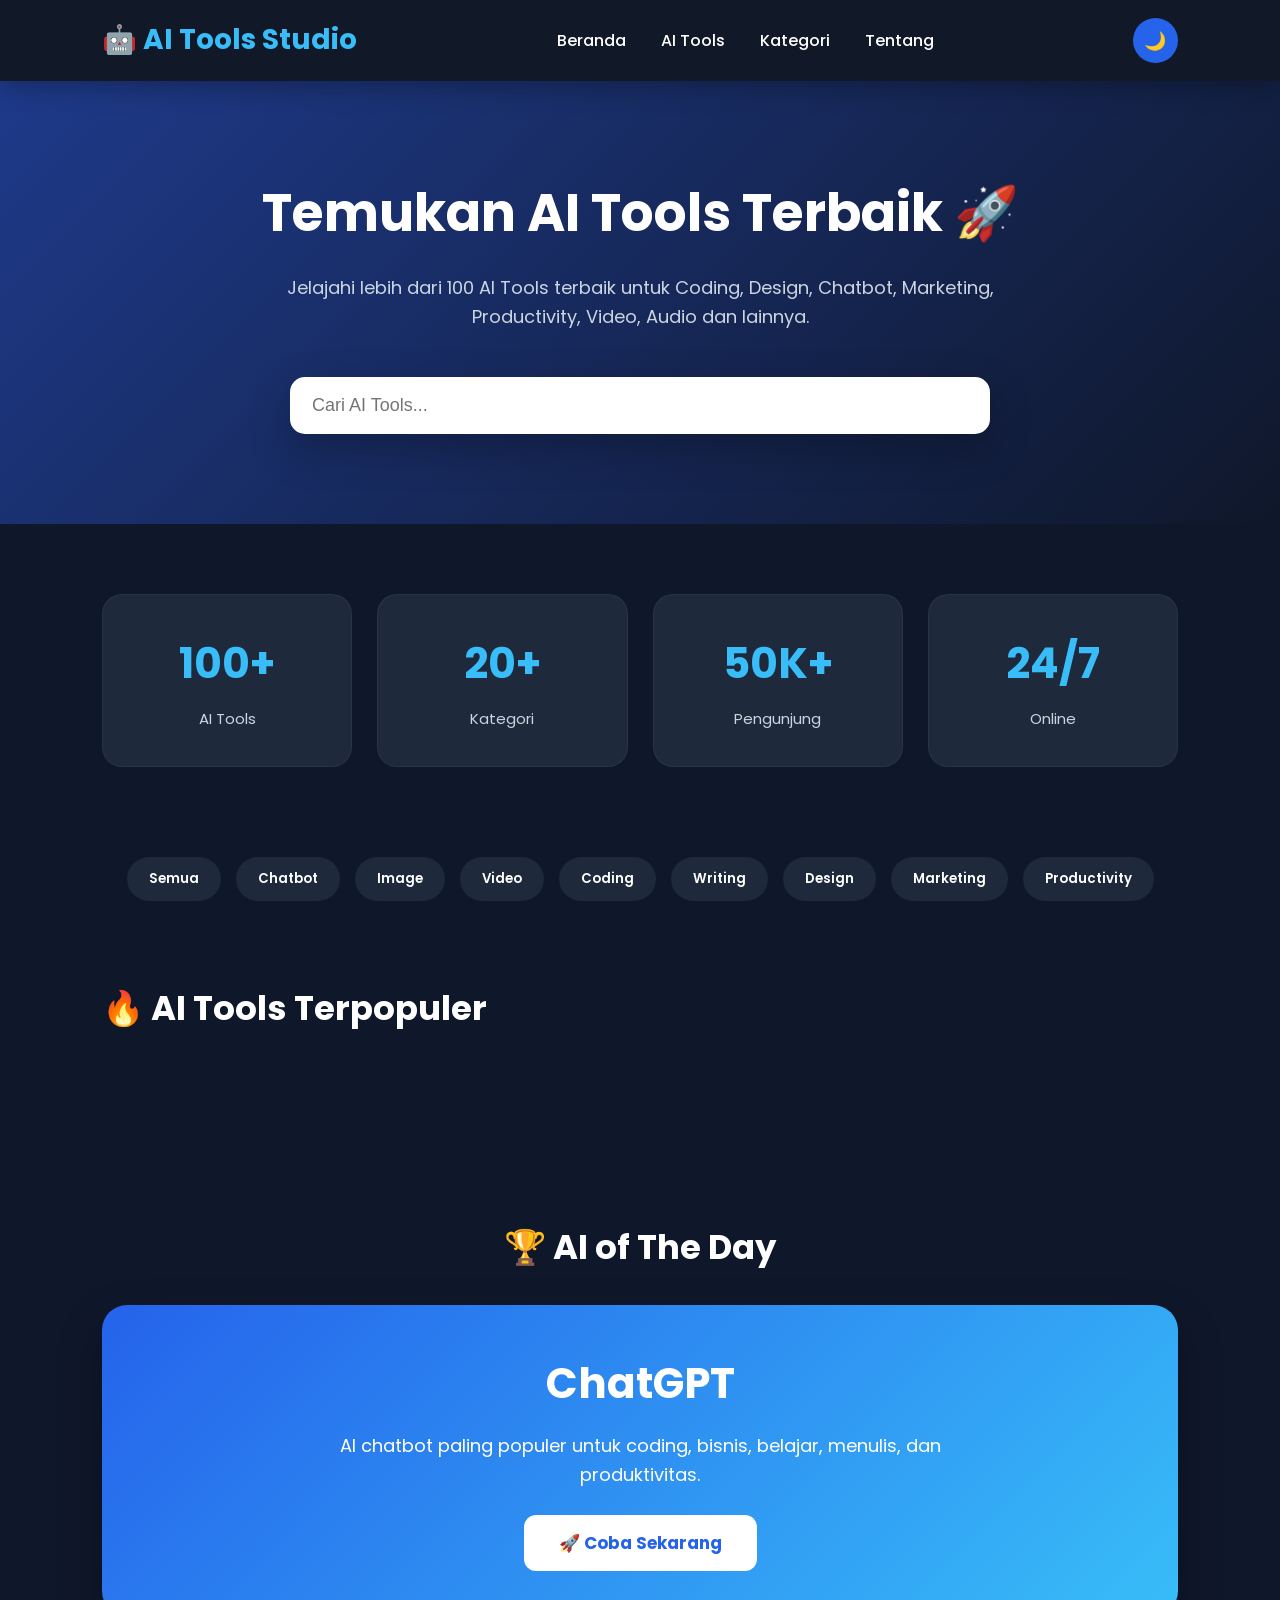
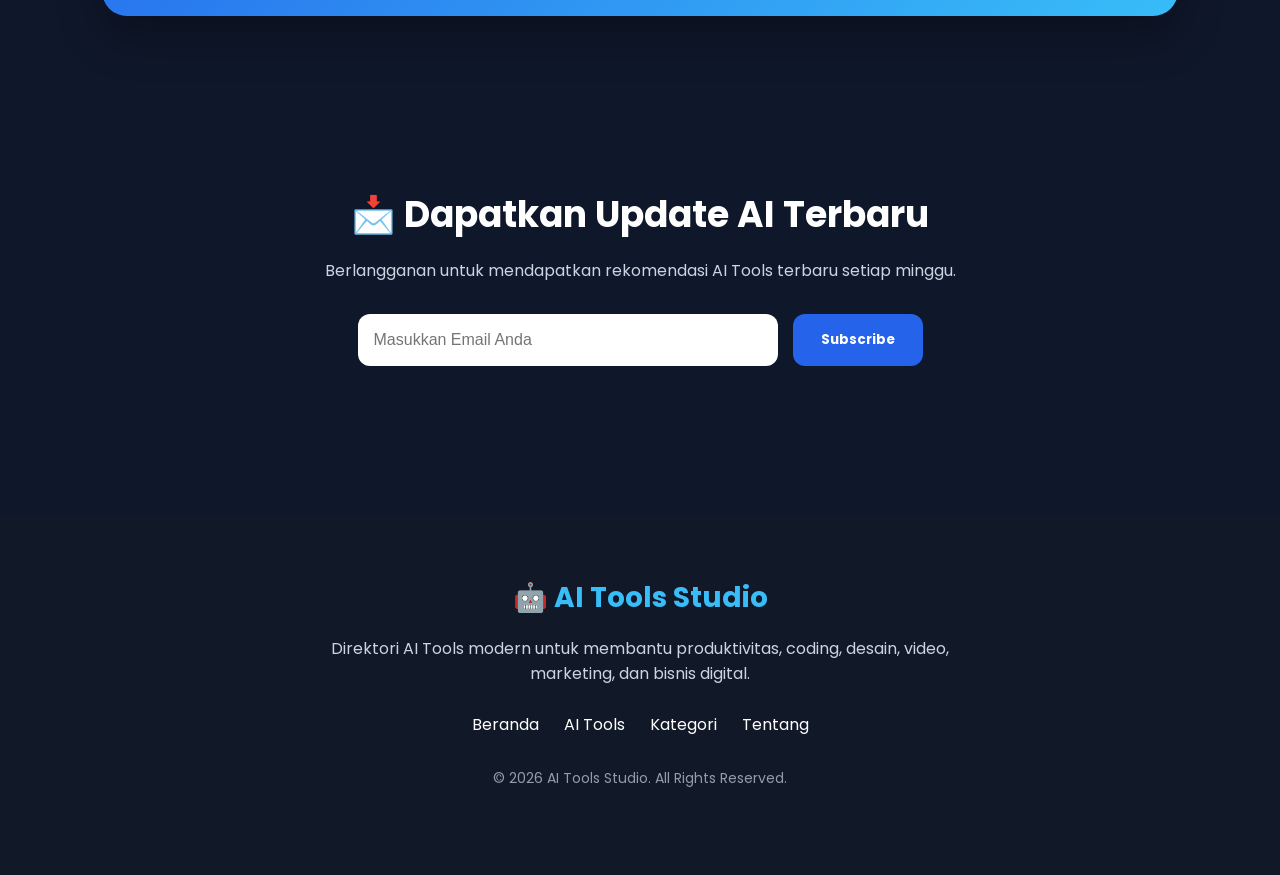
<file: index.html>
<!DOCTYPE html>
<html lang="id">
<head>
    <meta charset="UTF-8">
    <meta name="viewport" content="width=device-width, initial-scale=1.0">

    <title>AI Tools Studio - Temukan AI Terbaik</title>

    <meta name="description" content="Temukan ratusan AI Tools terbaik untuk Chatbot, Coding, Design, Video, Marketing, Productivity, dan lainnya.">

    <link rel="stylesheet" href="style.css">

    <link rel="preconnect" href="https://fonts.googleapis.com">
    <link rel="preconnect" href="https://fonts.gstatic.com" crossorigin>

    <link href="https://fonts.googleapis.com/css2?family=Poppins:wght@300;400;500;600;700&display=swap" rel="stylesheet">

</head>

<body>

<header class="navbar">

<div class="logo">

🤖 AI Tools Studio

</div>

<nav>

<ul class="menu">

<li><a href="index.html">Beranda</a></li>

<li><a href="tools.html">AI Tools</a></li>

<li><a href="kategori.html">Kategori</a></li>

<li><a href="tentang.html">Tentang</a></li>

</ul>

</nav>

<button id="theme-toggle">

🌙

</button>

</header>

<section class="hero">

<h1>

Temukan AI Tools Terbaik 🚀

</h1>

<p>

Jelajahi lebih dari 100 AI Tools terbaik
untuk Coding, Design, Chatbot,
Marketing, Productivity,
Video, Audio dan lainnya.

</p>

<div class="search-box">

<input
type="text"
id="search"
placeholder="Cari AI Tools...">

</div>

</section>

<section class="stats">

<div class="stat-card">

<h2>100+</h2>

<p>AI Tools</p>

</div>

<div class="stat-card">

<h2>20+</h2>

<p>Kategori</p>

</div>

<div class="stat-card">

<h2>50K+</h2>

<p>Pengunjung</p>

</div>

<div class="stat-card">

<h2>24/7</h2>

<p>Online</p>

</div>

</section>

<section class="kategori">

<button>Semua</button>

<button>Chatbot</button>

<button>Image</button>

<button>Video</button>

<button>Coding</button>

<button>Writing</button>

<button>Design</button>

<button>Marketing</button>

<button>Productivity</button>

</section>

<section class="section">

<h2>

🔥 AI Tools Terpopuler

</h2>

<div
class="grid"
id="tools">

</div>

</section>

<section class="featured">

<h2>🏆 AI of The Day</h2>

<div class="featured-card">

<div class="featured-info">

<h3>ChatGPT</h3>

<p>
AI chatbot paling populer untuk coding, bisnis, belajar, menulis, dan produktivitas.
</p>

<a href="https://chatgpt.com" target="_blank">

<button class="primary-btn">

🚀 Coba Sekarang

</button>

</a>

</div>

</div>

</section>

<section class="newsletter">

<h2>📩 Dapatkan Update AI Terbaru</h2>

<p>

Berlangganan untuk mendapatkan rekomendasi AI Tools terbaru setiap minggu.

</p>

<div class="newsletter-box">

<input
type="email"
placeholder="Masukkan Email Anda">

<button>

Subscribe

</button>

</div>

</section>

<footer>

<div class="footer-logo">

🤖 AI Tools Studio

</div>

<p>

Direktori AI Tools modern untuk membantu produktivitas, coding, desain, video, marketing, dan bisnis digital.

</p>

<div class="footer-links">

<a href="index.html">Beranda</a>

<a href="tools.html">AI Tools</a>

<a href="kategori.html">Kategori</a>

<a href="tentang.html">Tentang</a>

</div>

<p class="copyright">

© 2026 AI Tools Studio. All Rights Reserved.

</p>

</footer>

<script src="data.js"></script>
<script src="script.js"></script>
</file>
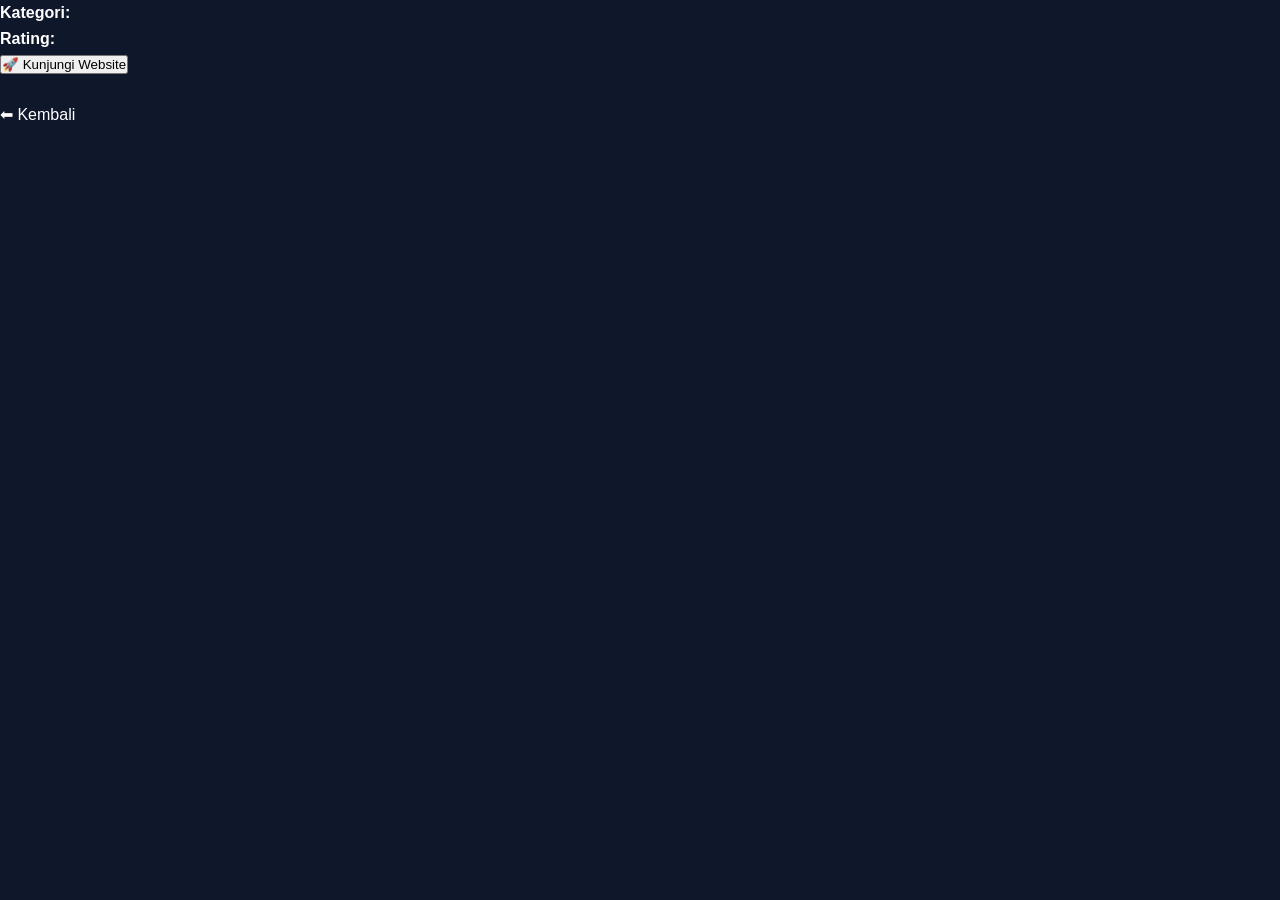
<file: detail.html>
<!DOCTYPE html>
<html lang="id">
<head>
<meta charset="UTF-8">
<meta name="viewport" content="width=device-width, initial-scale=1.0">
<title>Detail AI Tool</title>
<link rel="stylesheet" href="style.css">
</head>

<body>

<div class="detail">

<h1 id="nama"></h1>

<p id="deskripsi"></p>

<p><strong>Kategori:</strong> <span id="kategori"></span></p>

<p><strong>Rating:</strong> <span id="rating"></span></p>

<a id="kunjungi" target="_blank">
<button>🚀 Kunjungi Website</button>
</a>

<br><br>

<a href="index.html">⬅ Kembali</a>

</div>

<script>
const params = new URLSearchParams(window.location.search);

document.getElementById("nama").innerText=params.get("name");
document.getElementById("deskripsi").innerText=params.get("description");
document.getElementById("kategori").innerText=params.get("category");
document.getElementById("rating").innerText=params.get("rating");

document.getElementById("kunjungi").href=params.get("url");
</script>

</body>
</html>
</file>
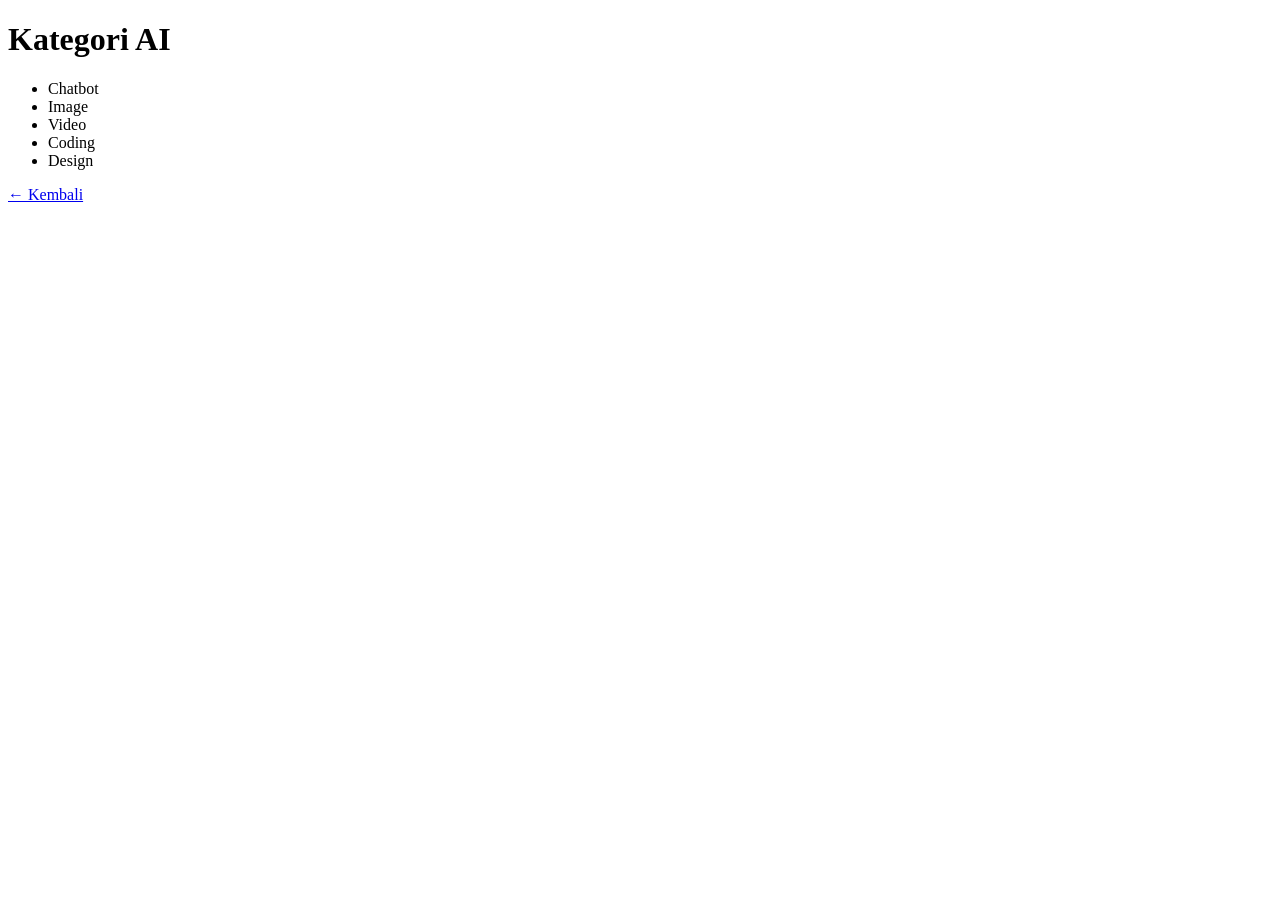
<file: kategori.html>
<!DOCTYPE html>
<html>
<head>
<title>Kategori</title>
</head>

<body>

<h1>Kategori AI</h1>

<ul>
<li>Chatbot</li>
<li>Image</li>
<li>Video</li>
<li>Coding</li>
<li>Design</li>
</ul>

<a href="index.html">← Kembali</a>

</body>
</html>
</file>
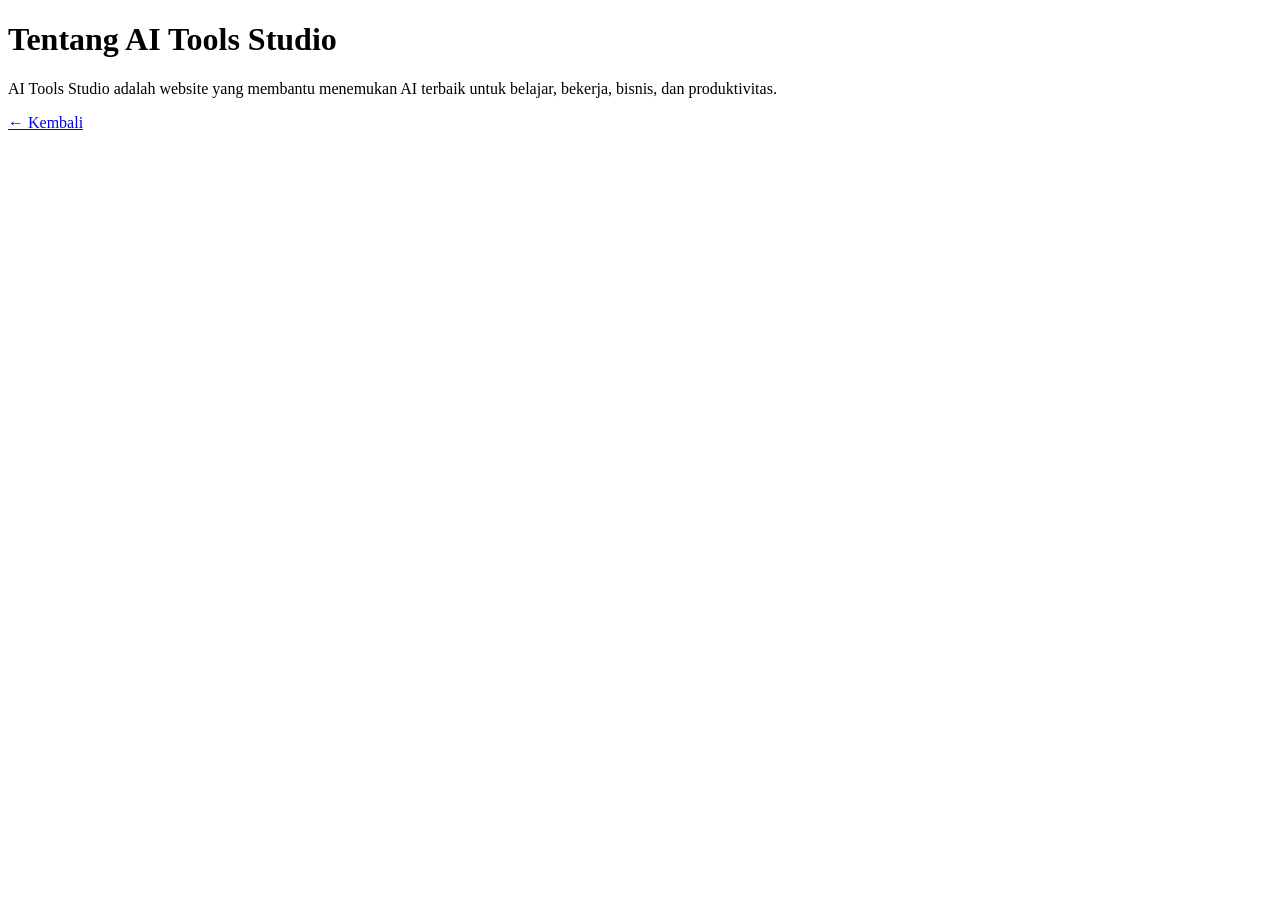
<file: tentang.html>
<!DOCTYPE html>
<html>
<head>
<title>Tentang</title>
</head>

<body>

<h1>Tentang AI Tools Studio</h1>

<p>
AI Tools Studio adalah website yang membantu menemukan AI terbaik untuk belajar, bekerja, bisnis, dan produktivitas.
</p>

<a href="index.html">← Kembali</a>

</body>
</html>
</file>
<file: style.css>
/* ===================================
   AI TOOLS STUDIO PRO
   STYLE.CSS PART 1
=================================== */

*{
margin:0;
padding:0;
box-sizing:border-box;
}

html{
scroll-behavior:smooth;
}

body{
font-family:'Poppins',sans-serif;
background:#0f172a;
color:#fff;
line-height:1.6;
}

a{
text-decoration:none;
color:inherit;
}

img{
max-width:100%;
display:block;
}

button{
font-family:'Poppins',sans-serif;
cursor:pointer;
transition:.3s;
}

/* ==========================
NAVBAR
========================== */

.navbar{

position:sticky;
top:0;
z-index:999;

display:flex;
justify-content:space-between;
align-items:center;

padding:18px 8%;

background:#111827;

box-shadow:0 5px 25px rgba(0,0,0,.3);

}

.logo{

font-size:28px;
font-weight:700;

color:#38bdf8;

}

.menu{

display:flex;
list-style:none;
gap:35px;

}

.menu a{

font-weight:500;
transition:.3s;

}

.menu a:hover{

color:#38bdf8;

}

#theme-toggle{

background:#2563eb;
color:white;
border:none;

width:45px;
height:45px;

border-radius:50%;

font-size:18px;

}

#theme-toggle:hover{

transform:rotate(180deg);

}

/* ==========================
HERO
========================== */

.hero{

padding:90px 8%;
text-align:center;

background:linear-gradient(
135deg,
#1e3a8a,
#0f172a
);

}

.hero h1{

font-size:52px;
font-weight:700;

margin-bottom:20px;

}

.hero p{

max-width:750px;

margin:auto;

color:#cbd5e1;

font-size:18px;

}

/* ==========================
SEARCH
========================== */

.search-box{

margin-top:45px;

display:flex;
justify-content:center;

}

.search-box input{

width:700px;
max-width:95%;

padding:18px 22px;

border:none;
outline:none;

border-radius:15px;

font-size:18px;

background:#fff;
color:#111827;

box-shadow:0 15px 40px rgba(0,0,0,.25);

transition:.3s;

}

.search-box input:focus{

transform:scale(1.02);

box-shadow:0 20px 45px rgba(37,99,235,.45);

}

/* ===================================
   STYLE.CSS PART 2
   STATS + KATEGORI + CARD AI
=================================== */

/* ==========================
STATISTIK
========================== */

.stats{

display:grid;

grid-template-columns:
repeat(auto-fit,minmax(180px,1fr));

gap:25px;

padding:70px 8%;

}

.stat-card{

background:#1e293b;

padding:35px;

border-radius:20px;

text-align:center;

transition:.35s;

border:1px solid rgba(255,255,255,.05);

}

.stat-card:hover{

transform:translateY(-10px);

box-shadow:0 18px 40px rgba(0,0,0,.35);

}

.stat-card h2{

font-size:42px;

color:#38bdf8;

margin-bottom:10px;

}

.stat-card p{

color:#cbd5e1;

font-size:15px;

}

/* ==========================
KATEGORI
========================== */

.kategori{

display:flex;

justify-content:center;

flex-wrap:wrap;

gap:15px;

padding:20px 8% 60px;

}

.kategori button{

padding:12px 22px;

border:none;

border-radius:999px;

background:#1e293b;

color:white;

font-weight:600;

transition:.3s;

}

.kategori button:hover{

background:#2563eb;

transform:translateY(-3px);

}

/* ==========================
SECTION
========================== */

.section{

padding:20px 8% 70px;

}

.section h2{

font-size:34px;

margin-bottom:35px;

}

/* ==========================
GRID
========================== */

.grid{

display:grid;

grid-template-columns:
repeat(auto-fit,minmax(280px,1fr));

gap:28px;

}

/* ===================================
   STYLE.CSS PART 3
   FEATURED + NEWSLETTER + FOOTER
=================================== */

/* ==========================
FEATURED AI
========================== */

.featured{
padding:80px 8%;
}

.featured h2{
font-size:34px;
margin-bottom:30px;
text-align:center;
}

.featured-card{
background:linear-gradient(135deg,#2563eb,#38bdf8);
padding:45px;
border-radius:25px;
display:flex;
align-items:center;
justify-content:center;
text-align:center;
box-shadow:0 20px 45px rgba(0,0,0,.3);
}

.featured-card h3{
font-size:42px;
margin-bottom:15px;
}

.featured-card p{
font-size:18px;
max-width:700px;
margin:auto;
margin-bottom:25px;
}

.primary-btn{
padding:15px 35px;
border:none;
border-radius:12px;
background:white;
color:#2563eb;
font-size:17px;
font-weight:700;
transition:.3s;
}

.primary-btn:hover{
transform:scale(1.05);
}

/* ==========================
NEWSLETTER
========================== */

.newsletter{
padding:90px 8%;
text-align:center;
}

.newsletter h2{
font-size:36px;
margin-bottom:15px;
}

.newsletter p{
color:#cbd5e1;
margin-bottom:30px;
}

.newsletter-box{
display:flex;
justify-content:center;
flex-wrap:wrap;
gap:15px;
}

.newsletter-box input{
width:420px;
max-width:95%;
padding:16px;
border:none;
border-radius:12px;
font-size:16px;
outline:none;
}

.newsletter-box button{
padding:16px 28px;
border:none;
border-radius:12px;
background:#2563eb;
color:white;
font-weight:bold;
}

.newsletter-box button:hover{
background:#1d4ed8;
}

/* ==========================
FOOTER
========================== */

footer{
margin-top:60px;
background:#111827;
padding:60px 8%;
text-align:center;
}

.footer-logo{
font-size:28px;
font-weight:700;
color:#38bdf8;
margin-bottom:15px;
}

footer p{
color:#cbd5e1;
max-width:700px;
margin:auto;
margin-bottom:25px;
}

.footer-links{
display:flex;
justify-content:center;
flex-wrap:wrap;
gap:25px;
margin-bottom:30px;
}

.footer-links a{
transition:.3s;
}

.footer-links a:hover{
color:#38bdf8;
}

.copyright{
font-size:14px;
opacity:.7;
}

/* ==========================
SCROLLBAR
========================== */

::-webkit-scrollbar{
width:10px;
}

::-webkit-scrollbar-track{
background:#0f172a;
}

::-webkit-scrollbar-thumb{
background:#2563eb;
border-radius:20px;
}

::-webkit-scrollbar-thumb:hover{
background:#3b82f6;
}

/* ==========================
RESPONSIVE
========================== */

@media(max-width:768px){

.navbar{
flex-direction:column;
gap:15px;
padding:20px;
}

.menu{
flex-wrap:wrap;
justify-content:center;
gap:18px;
}

.hero{
padding:70px 20px;
}

.hero h1{
font-size:34px;
}

.hero p{
font-size:16px;
}

.stats{
grid-template-columns:1fr 1fr;
}

.grid{
grid-template-columns:1fr;
}

.featured-card{
padding:30px;
}

.featured-card h3{
font-size:28px;
}

.newsletter-box{
flex-direction:column;
align-items:center;
}

.newsletter-box input{
width:100%;
}

.newsletter-box button{
width:100%;
}

.card-buttons{
flex-direction:column;
}

}
/* ==========================
CARD
========================== */

.card{

background:#1e293b;

padding:25px;

border-radius:20

} 

body.light{
background:#f8fafc;
color:#111827;
}

body.light .navbar{
background:#ffffff;
}

body.light .card{
background:#ffffff;
color:#111827;
}

body.light .card p{
color:#475569;
}

body.light .stat-card{
background:#ffffff;
color:#111827;
}

body.light footer{
background:#ffffff;
color:#111827;
}

body.light .featured-card{
background:linear-gradient(135deg,#2563eb,#60a5fa);
}
</file>
